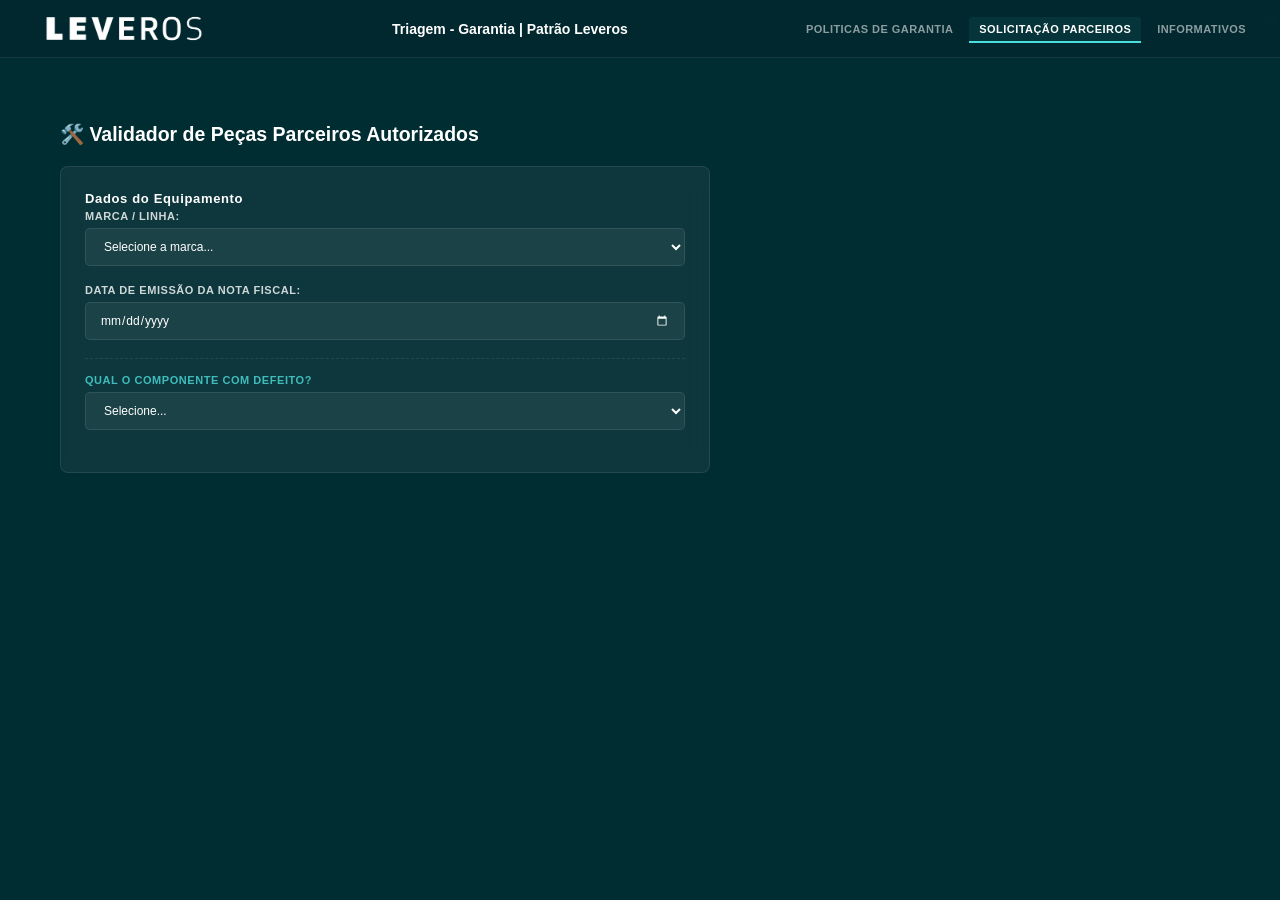
<file: index.html>
<!DOCTYPE html>
<html lang="pt-BR">
<head>
    <meta charset="UTF-8">
    <meta name="viewport" content="width=device-width, initial-scale=1.0">
    <title>Validador de Garantia - Parceiros</title>
    <meta name="view-transition" content="same-origin">
    <link rel="stylesheet" href="style.css">
</head>
<body>

    <header class="top-header">
        <div class="header-inner">
            
            <!-- Imagem do logo inserida aqui, antes do título -->
            <img src="LogoLeveros.png" alt="Logo Leveros" width="200">
            
            <h1> Triagem - Garantia | Patrão Leveros</h1>
            
            <nav>
                <ul>
                    <li><a href="politicas.html">Politicas de Garantia</a></li>
                    <li><a href="formPatrao.html" class="active">Solicitação Parceiros</a></li>
                    <li><a href="informativos.html">Informativos</a></li>
                </ul>
            </nav>
            <div class="hamburger" id="hamburger"><span></span><span></span><span></span></div>
        </div>
    </header>

    <div class="ticker-wrapper">
        <div class="ticker-content">
            <span class="ticker-item">🌟 Parceiros: Diagnóstico é de sua responsabilidade!</span>
            <span class="ticker-item">⚙️ Anexe fotos nítidas das etiquetas da Evaporadora e Condensadora.</span>
            <span class="ticker-item">⚡ Compressores exigem teste de continuidade e isolamento.</span>
            <span class="ticker-item">📋 Use o texto gerado aqui para abrir sua solicitação na Uappi/LVI.</span>
        </div>
    </div>

    <div class="container">
        <h2>🛠️ Validador de Peças <span>Parceiros Autorizados</span></h2>
        
        <div class="layout-wrapper">
            <div class="form-column">
                <div class="card-panel">
                    <span class="section-title">Dados do Equipamento</span>
                    
                    <div class="form-group">
                        <label for="marcaParceiro">Marca / Linha:</label>
                        <select id="marcaParceiro" onchange="avaliarMarcaParceiro()">
                            <option value="">Selecione a marca...</option>
                            <option value="AGRATTO">Agratto</option>
                            <option value="MIDEA_RAC">Midea-Carrier (RAC)</option>
                            <option value="MIDEA_CAC">Midea-Carrier (CAC)</option>
                            <option value="DAIKIN">Daikin</option>
                            <option value="ELGIN_RAC">Elgin (RAC)</option>
                            <option value="ELGIN_CAC">Elgin (CAC)</option>
                            <option value="FUJITSU">Fujitsu</option>
                            <option value="GREE">Gree</option>
                            <option value="LG_RAC">LG (RAC)</option>
                            <option value="LG_CAC">LG (CAC)</option>
                            <option value="PHILCO">Philco</option>
                            <option value="TCL">TCL</option>
                            <option value="TRANE">Trane</option>
                            <option value="HITACHI_RAC">Hitachi (RAC)</option>
                            <option value="HITACHI_CAC">Hitachi (CAC)</option>
                        </select>
                    </div>

                    <div class="form-group hidden" id="divTecnologiaParceiro">
                        <label for="tecnologiaParceiro">Tecnologia:</label>
                        <select id="tecnologiaParceiro" onchange="avaliarFluxoParceiro()">
                            <option value="">Selecione a tecnologia...</option>
                            <option value="ONOFF">Convencional (ON/OFF)</option>
                            <option value="INVERTER">Inverter</option>
                        </select>
                    </div>
                    
                    <div class="form-group">
                        <label for="dataNfParceiro">Data de Emissão da Nota Fiscal:</label>
                        <input type="date" id="dataNfParceiro" onchange="avaliarFluxoParceiro()">
                    </div>

                    <div class="form-group" style="margin-top: 15px; border-top: 1px dashed var(--glass-border); padding-top: 15px;">
                        <label for="tipoDefeito" style="color: var(--azul);">Qual o componente com defeito?</label>
                        <select id="tipoDefeito" onchange="avaliarDefeito()">
                            <option value="">Selecione...</option>
                            <option value="COMPRESSOR">Compressor</option>
                            <option value="PLACA">Placa Eletrônica (Principal/Inverter)</option>
                            <option value="MOTOR">Motor Ventilador / Turbina</option>
                            <option value="SERPENTINA">Vazamento na Serpentina (Evap/Cond)</option>
                            <option value="FALTA_PECA">Peça ou Acessório Faltante</option>
                            <option value="OUTROS">Outros Componentes (Sensores, Carenagem, etc)</option>
                        </select>
                    </div>

                    <div class="form-group hidden" id="divDataRecebimentoParceiro">
                        <label for="dataRecebimentoParceiro" style="color: var(--amarelo);">Data de Recebimento do Produto (Cliente):</label>
                        <input type="date" id="dataRecebimentoParceiro" onchange="avaliarFluxoParceiro()">
                    </div>
                </div>

                <div class="card-panel result-box hidden" id="resultadoParceiro" style="margin-bottom: 0;">
                    
                    <div id="statusGarantiaBoxParceiro" class="status-box hidden"></div>

                    <!-- Alertas Dinâmicos de Evidências -->
                    <div id="alertaCompressor" class="status-nok hidden" style="padding: 14px 18px; margin-bottom: 20px; border-radius: 8px; background-color: #fff3cd; color: #856404; border: 1px solid #ffeeba;">
                        <strong style="display:block; margin-bottom: 6px;">⚡ EXIGÊNCIA TÉCNICA: COMPRESSOR</strong>
                        Obrigatório informar no laudo o teste de isolamento (massa) e o valor ôhmico das bobinas. A fábrica poderá solicitar a devolução da peça defeituosa (Logística Reversa). Não descarte o compressor antigo.
                    </div>

                    <div id="alertaPlaca" class="status-nok hidden" style="padding: 14px 18px; margin-bottom: 20px; border-radius: 8px; background-color: #e2e3e5; color: #383d41; border: 1px solid #d6d8db;">
                        <strong style="display:block; margin-bottom: 6px;">🔌 EXIGÊNCIA TÉCNICA: PLACA</strong>
                        Em máquinas Inverter, certifique-se de que a falha não é no cabo de comunicação (Sinal PP). Informe no laudo a tensão medida na entrada da borneira e o código de erro apresentado no painel/LED.
                    </div>

                    <div id="alertaVazamento" class="status-nok hidden" style="padding: 14px 18px; margin-bottom: 20px; border-radius: 8px; background-color: #d1ecf1; color: #0c5460; border: 1px solid #bee5eb;">
                        <strong style="display:block; margin-bottom: 6px;">💧 EXIGÊNCIA TÉCNICA: VAZAMENTO</strong>
                        A fábrica não cobre vazamentos nas flanges de interligação. É obrigatório atestar no laudo que o equipamento foi pressurizado (Nitrogênio) e a bolha/vazamento encontra-se na serpentina original de fábrica.
                    </div>

                    <div class="checklist-parceiro" style="margin-top: 20px; background: #f9f9f9; padding: 15px; border-radius: 8px; border: 1px solid var(--glass-border);">
                        <h4 style="margin-bottom: 10px; color: var(--text-color);">📑 Check-list antes de abrir o chamado:</h4>
                        <label style="display: block; margin-bottom: 8px; font-size: 13px; cursor: pointer;">
                            <input type="checkbox" id="chkNf" onchange="gerarScriptParceiro()"> Tenho a cópia da NF de Compra do Equipamento
                        </label>
                        <label style="display: block; margin-bottom: 8px; font-size: 13px; cursor: pointer;">
                            <input type="checkbox" id="chkEtiquetas" onchange="gerarScriptParceiro()"> Tenho fotos nítidas das Etiquetas (Evap e Cond)
                        </label>
                        <label style="display: block; margin-bottom: 8px; font-size: 13px; cursor: pointer;">
                            <input type="checkbox" id="chkLaudo" onchange="gerarScriptParceiro()"> O Laudo Técnico detalhado está pronto
                        </label>
                    </div>

                    <div class="resumo-crm-container" style="margin-top: 25px; border-top: 1px solid var(--glass-border); padding-top: 20px;">
                        <h3>📝 Resumo para Solicitação (Uappi / LVI)</h3>
                        <p style="font-size: 13px; color: #666; margin-bottom: 10px;">Copie este escopo para anexar na sua solicitação de peça.</p>
                        
                        <textarea id="textoScriptParceiro" readonly rows="12" style="width: 100%; padding: 12px; border-radius: 8px; border: 1px solid #ccc; resize: vertical; background: #f9f9f9; color: #333; font-family: monospace; font-size: 13px; margin-bottom: 15px;"></textarea>
                        
                        <button id="btnCopiarParceiro" onclick="copiarScriptParceiro()" style="width: 100%; padding: 12px; background: #28a745; color: white; border: none; border-radius: 8px; font-weight: bold; cursor: pointer; transition: 0.3s;">
                            📋 Copiar para Área de Transferência
                        </button>
                    </div>
                </div>
            </div>
        </div>
    </div>

    <script>
        function avaliarMarcaParceiro() {
            const marca = document.getElementById("marcaParceiro").value;
            const divTec = document.getElementById("divTecnologiaParceiro");
            const tecInput = document.getElementById("tecnologiaParceiro");
            
            if (["MIDEA_RAC", "MIDEA_CAC", "PHILCO", "TCL"].includes(marca)) {
                divTec.classList.remove("hidden");
            } else {
                divTec.classList.add("hidden");
                tecInput.value = ""; 
            }
            avaliarFluxoParceiro();
        }

        function avaliarDefeito() {
            const defeito = document.getElementById("tipoDefeito").value;
            const divRec = document.getElementById("divDataRecebimentoParceiro");
            
            // Ocultar todos os alertas
            document.getElementById("alertaCompressor").classList.add("hidden");
            document.getElementById("alertaPlaca").classList.add("hidden");
            document.getElementById("alertaVazamento").classList.add("hidden");

            if (defeito === "FALTA_PECA") {
                divRec.classList.remove("hidden");
            } else {
                divRec.classList.add("hidden");
                document.getElementById("dataRecebimentoParceiro").value = "";
                
                if (defeito === "COMPRESSOR") document.getElementById("alertaCompressor").classList.remove("hidden");
                if (defeito === "PLACA") document.getElementById("alertaPlaca").classList.remove("hidden");
                if (defeito === "SERPENTINA") document.getElementById("alertaVazamento").classList.remove("hidden");
            }
            avaliarFluxoParceiro();
        }

        function calcularPrazoContratual(marca, tec, dataNF, tipoDefeito) {
            const data = new Date(dataNF + "T00:00:00");
            let mesesGeral = 0;
            let mesesCompressor = 0;
            let diasFalta = (marca === "LG_RAC" || marca === "LG_CAC") ? 30 : 15;

            switch(marca) {
                case "AGRATTO": mesesGeral = 12; mesesCompressor = 12; break;
                case "MIDEA_RAC":
                    mesesGeral = (tec === "INVERTER") ? 24 : 12;
                    mesesCompressor = (tec === "INVERTER") ? 120 : 12;
                    break;
                case "MIDEA_CAC":
                    mesesGeral = (tec === "INVERTER") ? 36 : 12;
                    mesesCompressor = (tec === "INVERTER") ? 36 : 12;
                    break;
                case "DAIKIN": mesesGeral = 24; mesesCompressor = 60; break;
                case "ELGIN_RAC":
                    mesesGeral = (data >= new Date("2023-01-01T00:00:00")) ? 36 : 12;
                    mesesCompressor = (data >= new Date("2023-01-01T00:00:00")) ? 120 : 12;
                    break;
                case "ELGIN_CAC":
                    mesesGeral = (data >= new Date("2022-01-01T00:00:00")) ? 36 : 12;
                    mesesCompressor = mesesGeral;
                    break;
                case "FUJITSU": mesesGeral = 24; mesesCompressor = 60; break;
                case "GREE":
                    mesesGeral = (data >= new Date("2022-08-15T00:00:00")) ? 60 : 12;
                    mesesCompressor = (data >= new Date("2022-08-15T00:00:00")) ? 120 : 12;
                    break;
                case "LG_RAC":
                    const aPartir2025 = (data >= new Date("2025-09-01T00:00:00"));
                    mesesGeral = aPartir2025 ? 24 : 12;
                    mesesCompressor = 120;
                    break;
                case "LG_CAC": mesesGeral = 12; mesesCompressor = 12; break;
                case "PHILCO":
                case "TCL":
                    mesesGeral = (tec === "INVERTER") ? 24 : 12;
                    mesesCompressor = (tec === "INVERTER") ? 120 : 12;
                    break;
                case "TRANE": mesesGeral = 36; mesesCompressor = 36; break;
                case "HITACHI_RAC": mesesGeral = 24; mesesCompressor = 144; break;
                case "HITACHI_CAC": mesesGeral = 12; mesesCompressor = 12; break;
            }

            // Se for defeito no compressor, aplica a regra do compressor
            if (tipoDefeito === "COMPRESSOR") {
                return { meses: mesesCompressor, tipo: "Compressor", diasFalta: 0 };
            }
            return { meses: mesesGeral, tipo: "Geral", diasFalta: diasFalta };
        }

        function avaliarFluxoParceiro() {
            const marca = document.getElementById("marcaParceiro").value;
            const tec = document.getElementById("tecnologiaParceiro").value;
            const dataNF = document.getElementById("dataNfParceiro").value;
            const defeito = document.getElementById("tipoDefeito").value;
            const dataRec = document.getElementById("dataRecebimentoParceiro").value;
            
            const resBox = document.getElementById("resultadoParceiro");
            const statBox = document.getElementById("statusGarantiaBoxParceiro");

            if (!marca || !dataNF || !defeito) { resBox.classList.add("hidden"); return; }
            if (["MIDEA_RAC", "MIDEA_CAC", "PHILCO", "TCL"].includes(marca) && !tec) { resBox.classList.add("hidden"); return; }
            if (defeito === "FALTA_PECA" && !dataRec) { resBox.classList.add("hidden"); return; }

            const hoje = new Date();
            hoje.setHours(0,0,0,0);
            
            const regra = calcularPrazoContratual(marca, tec, dataNF, defeito);
            let isValido = false;
            let strVencimento = "";
            let msgGarantia = "";

            if (defeito === "FALTA_PECA") {
                const dataInicialRec = new Date(dataRec + "T00:00:00");
                const dataVencimentoFalta = new Date(dataInicialRec.getTime());
                dataVencimentoFalta.setDate(dataVencimentoFalta.getDate() + regra.diasFalta);
                
                isValido = dataVencimentoFalta >= hoje;
                strVencimento = dataVencimentoFalta.toLocaleDateString('pt-BR');
                msgGarantia = `Regra Peça Faltante: ${regra.diasFalta} dias após recebimento`;
            } else {
                const dataInicialNF = new Date(dataNF + "T00:00:00");
                const dataVencimento = new Date(dataInicialNF.getTime());
                dataVencimento.setMonth(dataVencimento.getMonth() + regra.meses);
                
                isValido = dataVencimento >= hoje;
                strVencimento = dataVencimento.toLocaleDateString('pt-BR');
                msgGarantia = `Garantia Contratual (${regra.tipo}): ${regra.meses} meses`;
            }

            statBox.className = "status-box " + (isValido ? "status-ok" : "status-nok");
            statBox.innerHTML = `
                <div style="font-weight:bold; margin-bottom:12px; font-size: 13px;">
                    ${isValido ? '✅ DENTRO DO PRAZO (AUTORIZADO)' : '❌ FORA DO PRAZO (AUTORIZADO)'}
                </div>
                <div class="info-row"><span style="opacity:0.8">Regra Aplicada:</span> <strong>${msgGarantia}</strong></div>
                <div class="info-row"><span style="opacity:0.8">Data Limite:</span> <strong>${strVencimento}</strong></div>
            `;
            statBox.classList.remove("hidden");
            resBox.classList.remove("hidden");
            
            // Grava na div do statBox o status para puxar no script
            statBox.dataset.status = isValido ? "APROVADO (No Prazo)" : "REPROVADO (Fora do Prazo)";

            gerarScriptParceiro();
        }

        function gerarScriptParceiro() {
            const selMarca = document.getElementById("marcaParceiro");
            const selTec = document.getElementById("tecnologiaParceiro");
            const selDefeito = document.getElementById("tipoDefeito");
            const dataNF = document.getElementById("dataNfParceiro").value;
            const statBox = document.getElementById("statusGarantiaBoxParceiro");

            const formatarData = (dataStr) => {
                if (!dataStr) return '-';
                const partes = dataStr.split('-');
                return partes.length === 3 ? `${partes[2]}/${partes[1]}/${partes[0]}` : dataStr;
            };

            const chkNf = document.getElementById("chkNf").checked ? "[X]" : "[ ]";
            const chkEtiquetas = document.getElementById("chkEtiquetas").checked ? "[X]" : "[ ]";
            const chkLaudo = document.getElementById("chkLaudo").checked ? "[X]" : "[ ]";

            let script = `[SOLICITAÇÃO DE PEÇA EM GARANTIA - PARCEIRO]\n\n`;
            script += `Marca: ${selMarca.options[selMarca.selectedIndex]?.text || '-'}\n`;
            if (!document.getElementById("divTecnologiaParceiro").classList.contains("hidden")) {
                script += `Tecnologia: ${selTec.options[selTec.selectedIndex]?.text || '-'}\n`;
            }
            script += `Data Emissão NF: ${formatarData(dataNF)}\n`;
            script += `Componente: ${selDefeito.options[selDefeito.selectedIndex]?.text || '-'}\n`;
            
            if (selDefeito.value === "FALTA_PECA") {
                script += `Data Recebimento Produto: ${formatarData(document.getElementById("dataRecebimentoParceiro").value)}\n`;
            }

            script += `Validação de Prazo: ${statBox.dataset.status || '-'}\n\n`;
            
            script += `[CHECK-LIST DE ANEXOS]\n`;
            script += `${chkNf} NF de Compra do Equipamento\n`;
            script += `${chkEtiquetas} Fotos das Etiquetas (Evap/Cond)\n`;
            script += `${chkLaudo} Laudo Técnico Preenchido\n`;

            if (selDefeito.value === "COMPRESSOR") {
                script += `\n*Atenção Backoffice: Relatório de continuidade de bobinas e teste de massa incluso no laudo.*`;
            }

            document.getElementById("textoScriptParceiro").value = script;
        }

        function copiarScriptParceiro() {
            const textarea = document.getElementById("textoScriptParceiro");
            navigator.clipboard.writeText(textarea.value).then(() => {
                const btn = document.getElementById("btnCopiarParceiro");
                btn.textContent = "✅ Copiado com sucesso!";
                btn.style.backgroundColor = "#218838"; 
                
                setTimeout(() => {
                    btn.textContent = "📋 Copiar para Área de Transferência";
                    btn.style.backgroundColor = "#28a745"; 
                }, 3000);
            }).catch(err => {
                console.error('Erro ao copiar:', err);
                alert("Não foi possível copiar automaticamente. Selecione o texto e use Ctrl+C.");
            });
        }

         // ── Cole este bloco no <script> de cada página que usar o hambúrguer ──
        (function () {
            const hamburger = document.getElementById('hamburger');
            if (!hamburger) return;

            // Cria o menu mobile dinamicamente a partir dos itens do nav desktop
            const navLinks = document.querySelectorAll('nav ul li a');
            const mobileMenu = document.createElement('div');
            mobileMenu.className = 'mobile-menu';
            mobileMenu.id = 'mobileMenu';

            mobileMenu.style.position = 'fixed';
            mobileMenu.style.top = '60px'; // ajuste para a altura real do seu header
            mobileMenu.style.left = '0';
            mobileMenu.style.width = '100%';
            mobileMenu.style.zIndex = '999'; // menor que o header

            navLinks.forEach(link => {
                const a = document.createElement('a');
                a.href = link.href;
                a.textContent = link.textContent;
                if (link.classList.contains('active')) a.classList.add('active');
                a.addEventListener('click', () => mobileMenu.classList.remove('open'));
                mobileMenu.appendChild(a);
            });

            document.body.appendChild(mobileMenu);

            hamburger.addEventListener('click', () => {
                mobileMenu.classList.toggle('open');
            });

            // Fecha ao clicar fora
            document.addEventListener('click', (e) => {
                if (!hamburger.contains(e.target) && !mobileMenu.contains(e.target)) {
                    mobileMenu.classList.remove('open');
                }
            });
        })();
    </script>
</body>
</html>
</file>
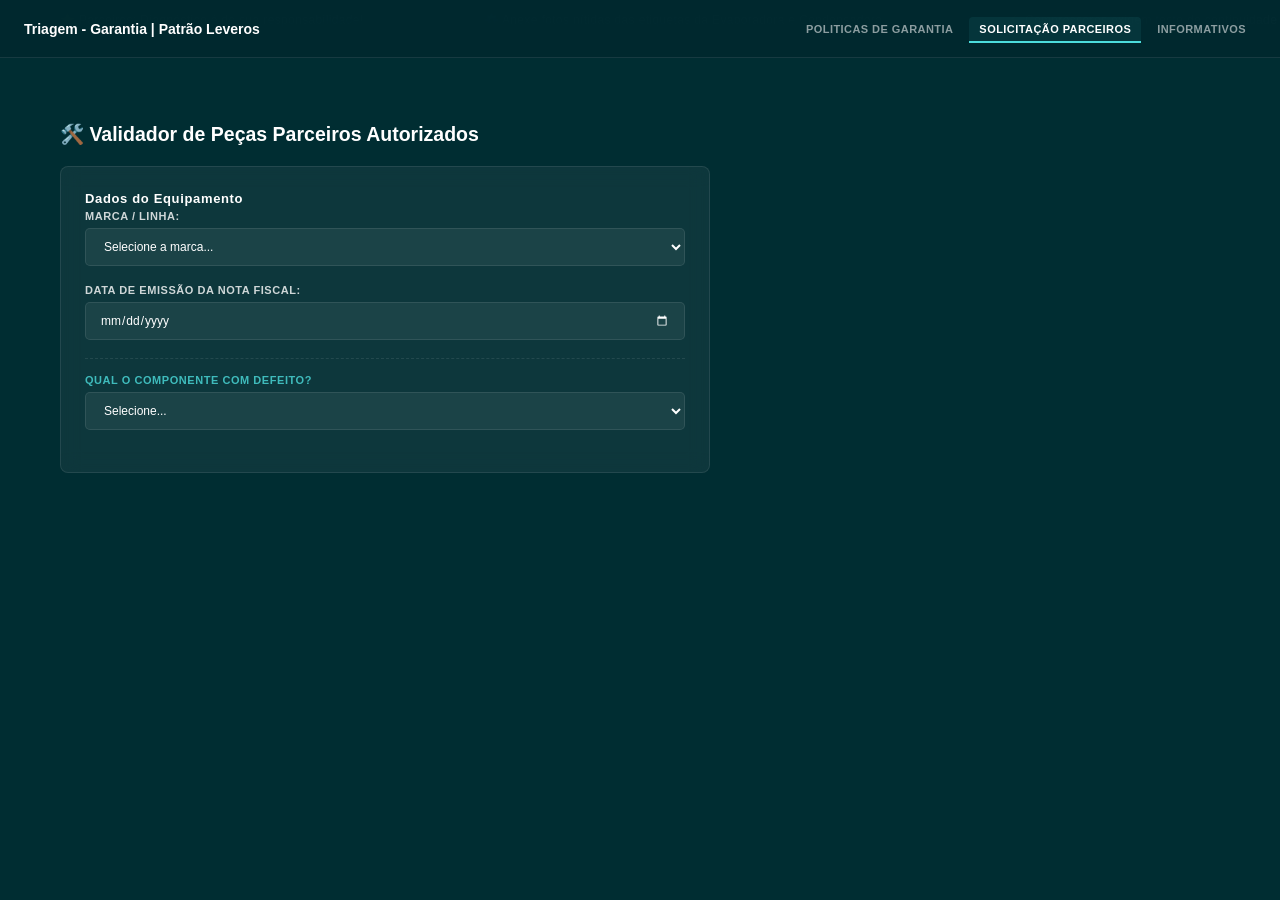
<file: formPatrao.html>
<!DOCTYPE html>
<html lang="pt-BR">
<head>
    <meta charset="UTF-8">
    <meta name="viewport" content="width=device-width, initial-scale=1.0">
    <title>Validador de Garantia - Parceiros</title>
    <meta name="view-transition" content="same-origin">
    <link rel="stylesheet" href="style.css">
    
</head>
<body>

    <header class="top-header">
        <div class="header-inner">
                <h1> Triagem - Garantia | Patrão Leveros</h1>
           <nav>
    <ul>
        <li><a href="politicas.html">Politicas de Garantia</a></li>
        <li><a href="formPatrao.html" class="active">Solicitação Parceiros</a></li>
        <li><a href="informativos.html">Informativos</a></li>
        </ul>
</nav>
            <div class="hamburger" id="hamburger"><span></span><span></span><span></span></div>
        </div>

    </header>

    <div class="ticker-wrapper">
            <div class="ticker-content">
                <span class="ticker-item">🌟 Parceiros: Diagnóstico é de sua responsabilidade!</span>
                <span class="ticker-item">⚙️ Anexe fotos nítidas das etiquetas da Evaporadora e Condensadora.</span>
                <span class="ticker-item">⚡ Compressores exigem teste de continuidade e isolamento.</span>
                <span class="ticker-item">📋 Use o texto gerado aqui para abrir sua solicitação na Uappi/LVI.</span>
            </div>
        </div>

    <div class="container">
        <h2>🛠️ Validador de Peças <span>Parceiros Autorizados</span></h2>
        
        <div class="layout-wrapper">
            <div class="form-column">
                <div class="card-panel">
                    <span class="section-title">Dados do Equipamento</span>
                    
                    <div class="form-group">
                        <label for="marcaParceiro">Marca / Linha:</label>
                        <select id="marcaParceiro" onchange="avaliarMarcaParceiro()">
                            <option value="">Selecione a marca...</option>
                            <option value="AGRATTO">Agratto</option>
                            <option value="MIDEA_RAC">Midea-Carrier (RAC)</option>
                            <option value="MIDEA_CAC">Midea-Carrier (CAC)</option>
                            <option value="DAIKIN">Daikin</option>
                            <option value="ELGIN_RAC">Elgin (RAC)</option>
                            <option value="ELGIN_CAC">Elgin (CAC)</option>
                            <option value="FUJITSU">Fujitsu</option>
                            <option value="GREE">Gree</option>
                            <option value="LG_RAC">LG (RAC)</option>
                            <option value="LG_CAC">LG (CAC)</option>
                            <option value="PHILCO">Philco</option>
                            <option value="TCL">TCL</option>
                            <option value="TRANE">Trane</option>
                            <option value="HITACHI_RAC">Hitachi (RAC)</option>
                            <option value="HITACHI_CAC">Hitachi (CAC)</option>
                        </select>
                    </div>

                    <div class="form-group hidden" id="divTecnologiaParceiro">
                        <label for="tecnologiaParceiro">Tecnologia:</label>
                        <select id="tecnologiaParceiro" onchange="avaliarFluxoParceiro()">
                            <option value="">Selecione a tecnologia...</option>
                            <option value="ONOFF">Convencional (ON/OFF)</option>
                            <option value="INVERTER">Inverter</option>
                        </select>
                    </div>
                    
                    <div class="form-group">
                        <label for="dataNfParceiro">Data de Emissão da Nota Fiscal:</label>
                        <input type="date" id="dataNfParceiro" onchange="avaliarFluxoParceiro()">
                    </div>

                    <div class="form-group" style="margin-top: 15px; border-top: 1px dashed var(--glass-border); padding-top: 15px;">
                        <label for="tipoDefeito" style="color: var(--azul);">Qual o componente com defeito?</label>
                        <select id="tipoDefeito" onchange="avaliarDefeito()">
                            <option value="">Selecione...</option>
                            <option value="COMPRESSOR">Compressor</option>
                            <option value="PLACA">Placa Eletrônica (Principal/Inverter)</option>
                            <option value="MOTOR">Motor Ventilador / Turbina</option>
                            <option value="SERPENTINA">Vazamento na Serpentina (Evap/Cond)</option>
                            <option value="FALTA_PECA">Peça ou Acessório Faltante</option>
                            <option value="OUTROS">Outros Componentes (Sensores, Carenagem, etc)</option>
                        </select>
                    </div>

                    <div class="form-group hidden" id="divDataRecebimentoParceiro">
                        <label for="dataRecebimentoParceiro" style="color: var(--amarelo);">Data de Recebimento do Produto (Cliente):</label>
                        <input type="date" id="dataRecebimentoParceiro" onchange="avaliarFluxoParceiro()">
                    </div>
                </div>

                <div class="card-panel result-box hidden" id="resultadoParceiro" style="margin-bottom: 0;">
                    
                    <div id="statusGarantiaBoxParceiro" class="status-box hidden"></div>

                    <!-- Alertas Dinâmicos de Evidências -->
                    <div id="alertaCompressor" class="status-nok hidden" style="padding: 14px 18px; margin-bottom: 20px; border-radius: 8px; background-color: #fff3cd; color: #856404; border: 1px solid #ffeeba;">
                        <strong style="display:block; margin-bottom: 6px;">⚡ EXIGÊNCIA TÉCNICA: COMPRESSOR</strong>
                        Obrigatório informar no laudo o teste de isolamento (massa) e o valor ôhmico das bobinas. A fábrica poderá solicitar a devolução da peça defeituosa (Logística Reversa). Não descarte o compressor antigo.
                    </div>

                    <div id="alertaPlaca" class="status-nok hidden" style="padding: 14px 18px; margin-bottom: 20px; border-radius: 8px; background-color: #e2e3e5; color: #383d41; border: 1px solid #d6d8db;">
                        <strong style="display:block; margin-bottom: 6px;">🔌 EXIGÊNCIA TÉCNICA: PLACA</strong>
                        Em máquinas Inverter, certifique-se de que a falha não é no cabo de comunicação (Sinal PP). Informe no laudo a tensão medida na entrada da borneira e o código de erro apresentado no painel/LED.
                    </div>

                    <div id="alertaVazamento" class="status-nok hidden" style="padding: 14px 18px; margin-bottom: 20px; border-radius: 8px; background-color: #d1ecf1; color: #0c5460; border: 1px solid #bee5eb;">
                        <strong style="display:block; margin-bottom: 6px;">💧 EXIGÊNCIA TÉCNICA: VAZAMENTO</strong>
                        A fábrica não cobre vazamentos nas flanges de interligação. É obrigatório atestar no laudo que o equipamento foi pressurizado (Nitrogênio) e a bolha/vazamento encontra-se na serpentina original de fábrica.
                    </div>

                    <div class="checklist-parceiro" style="margin-top: 20px; background: #f9f9f9; padding: 15px; border-radius: 8px; border: 1px solid var(--glass-border);">
                        <h4 style="margin-bottom: 10px; color: var(--text-color);">📑 Check-list antes de abrir o chamado:</h4>
                        <label style="display: block; margin-bottom: 8px; font-size: 13px; cursor: pointer;">
                            <input type="checkbox" id="chkNf" onchange="gerarScriptParceiro()"> Tenho a cópia da NF de Compra do Equipamento
                        </label>
                        <label style="display: block; margin-bottom: 8px; font-size: 13px; cursor: pointer;">
                            <input type="checkbox" id="chkEtiquetas" onchange="gerarScriptParceiro()"> Tenho fotos nítidas das Etiquetas (Evap e Cond)
                        </label>
                        <label style="display: block; margin-bottom: 8px; font-size: 13px; cursor: pointer;">
                            <input type="checkbox" id="chkLaudo" onchange="gerarScriptParceiro()"> O Laudo Técnico detalhado está pronto
                        </label>
                    </div>

                    <div class="resumo-crm-container" style="margin-top: 25px; border-top: 1px solid var(--glass-border); padding-top: 20px;">
                        <h3>📝 Resumo para Solicitação (Uappi / LVI)</h3>
                        <p style="font-size: 13px; color: #666; margin-bottom: 10px;">Copie este escopo para anexar na sua solicitação de peça.</p>
                        
                        <textarea id="textoScriptParceiro" readonly rows="12" style="width: 100%; padding: 12px; border-radius: 8px; border: 1px solid #ccc; resize: vertical; background: #f9f9f9; color: #333; font-family: monospace; font-size: 13px; margin-bottom: 15px;"></textarea>
                        
                        <button id="btnCopiarParceiro" onclick="copiarScriptParceiro()" style="width: 100%; padding: 12px; background: #28a745; color: white; border: none; border-radius: 8px; font-weight: bold; cursor: pointer; transition: 0.3s;">
                            📋 Copiar para Área de Transferência
                        </button>
                    </div>
                </div>
            </div>
        </div>
    </div>

    <script>
        function avaliarMarcaParceiro() {
            const marca = document.getElementById("marcaParceiro").value;
            const divTec = document.getElementById("divTecnologiaParceiro");
            const tecInput = document.getElementById("tecnologiaParceiro");
            
            if (["MIDEA_RAC", "MIDEA_CAC", "PHILCO", "TCL"].includes(marca)) {
                divTec.classList.remove("hidden");
            } else {
                divTec.classList.add("hidden");
                tecInput.value = ""; 
            }
            avaliarFluxoParceiro();
        }

        function avaliarDefeito() {
            const defeito = document.getElementById("tipoDefeito").value;
            const divRec = document.getElementById("divDataRecebimentoParceiro");
            
            // Ocultar todos os alertas
            document.getElementById("alertaCompressor").classList.add("hidden");
            document.getElementById("alertaPlaca").classList.add("hidden");
            document.getElementById("alertaVazamento").classList.add("hidden");

            if (defeito === "FALTA_PECA") {
                divRec.classList.remove("hidden");
            } else {
                divRec.classList.add("hidden");
                document.getElementById("dataRecebimentoParceiro").value = "";
                
                if (defeito === "COMPRESSOR") document.getElementById("alertaCompressor").classList.remove("hidden");
                if (defeito === "PLACA") document.getElementById("alertaPlaca").classList.remove("hidden");
                if (defeito === "SERPENTINA") document.getElementById("alertaVazamento").classList.remove("hidden");
            }
            avaliarFluxoParceiro();
        }

        function calcularPrazoContratual(marca, tec, dataNF, tipoDefeito) {
            const data = new Date(dataNF + "T00:00:00");
            let mesesGeral = 0;
            let mesesCompressor = 0;
            let diasFalta = (marca === "LG_RAC" || marca === "LG_CAC") ? 30 : 15;

            switch(marca) {
                case "AGRATTO": mesesGeral = 12; mesesCompressor = 12; break;
                case "MIDEA_RAC":
                    mesesGeral = (tec === "INVERTER") ? 24 : 12;
                    mesesCompressor = (tec === "INVERTER") ? 120 : 12;
                    break;
                case "MIDEA_CAC":
                    mesesGeral = (tec === "INVERTER") ? 36 : 12;
                    mesesCompressor = (tec === "INVERTER") ? 36 : 12;
                    break;
                case "DAIKIN": mesesGeral = 24; mesesCompressor = 60; break;
                case "ELGIN_RAC":
                    mesesGeral = (data >= new Date("2023-01-01T00:00:00")) ? 36 : 12;
                    mesesCompressor = (data >= new Date("2023-01-01T00:00:00")) ? 120 : 12;
                    break;
                case "ELGIN_CAC":
                    mesesGeral = (data >= new Date("2022-01-01T00:00:00")) ? 36 : 12;
                    mesesCompressor = mesesGeral;
                    break;
                case "FUJITSU": mesesGeral = 24; mesesCompressor = 60; break;
                case "GREE":
                    mesesGeral = (data >= new Date("2022-08-15T00:00:00")) ? 60 : 12;
                    mesesCompressor = (data >= new Date("2022-08-15T00:00:00")) ? 120 : 12;
                    break;
                case "LG_RAC":
                    const aPartir2025 = (data >= new Date("2025-09-01T00:00:00"));
                    mesesGeral = aPartir2025 ? 24 : 12;
                    mesesCompressor = 120;
                    break;
                case "LG_CAC": mesesGeral = 12; mesesCompressor = 12; break;
                case "PHILCO":
                case "TCL":
                    mesesGeral = (tec === "INVERTER") ? 24 : 12;
                    mesesCompressor = (tec === "INVERTER") ? 120 : 12;
                    break;
                case "TRANE": mesesGeral = 36; mesesCompressor = 36; break;
                case "HITACHI_RAC": mesesGeral = 24; mesesCompressor = 144; break;
                case "HITACHI_CAC": mesesGeral = 12; mesesCompressor = 12; break;
            }

            // Se for defeito no compressor, aplica a regra do compressor
            if (tipoDefeito === "COMPRESSOR") {
                return { meses: mesesCompressor, tipo: "Compressor", diasFalta: 0 };
            }
            return { meses: mesesGeral, tipo: "Geral", diasFalta: diasFalta };
        }

        function avaliarFluxoParceiro() {
            const marca = document.getElementById("marcaParceiro").value;
            const tec = document.getElementById("tecnologiaParceiro").value;
            const dataNF = document.getElementById("dataNfParceiro").value;
            const defeito = document.getElementById("tipoDefeito").value;
            const dataRec = document.getElementById("dataRecebimentoParceiro").value;
            
            const resBox = document.getElementById("resultadoParceiro");
            const statBox = document.getElementById("statusGarantiaBoxParceiro");

            if (!marca || !dataNF || !defeito) { resBox.classList.add("hidden"); return; }
            if (["MIDEA_RAC", "MIDEA_CAC", "PHILCO", "TCL"].includes(marca) && !tec) { resBox.classList.add("hidden"); return; }
            if (defeito === "FALTA_PECA" && !dataRec) { resBox.classList.add("hidden"); return; }

            const hoje = new Date();
            hoje.setHours(0,0,0,0);
            
            const regra = calcularPrazoContratual(marca, tec, dataNF, defeito);
            let isValido = false;
            let strVencimento = "";
            let msgGarantia = "";

            if (defeito === "FALTA_PECA") {
                const dataInicialRec = new Date(dataRec + "T00:00:00");
                const dataVencimentoFalta = new Date(dataInicialRec.getTime());
                dataVencimentoFalta.setDate(dataVencimentoFalta.getDate() + regra.diasFalta);
                
                isValido = dataVencimentoFalta >= hoje;
                strVencimento = dataVencimentoFalta.toLocaleDateString('pt-BR');
                msgGarantia = `Regra Peça Faltante: ${regra.diasFalta} dias após recebimento`;
            } else {
                const dataInicialNF = new Date(dataNF + "T00:00:00");
                const dataVencimento = new Date(dataInicialNF.getTime());
                dataVencimento.setMonth(dataVencimento.getMonth() + regra.meses);
                
                isValido = dataVencimento >= hoje;
                strVencimento = dataVencimento.toLocaleDateString('pt-BR');
                msgGarantia = `Garantia Contratual (${regra.tipo}): ${regra.meses} meses`;
            }

            statBox.className = "status-box " + (isValido ? "status-ok" : "status-nok");
            statBox.innerHTML = `
                <div style="font-weight:bold; margin-bottom:12px; font-size: 13px;">
                    ${isValido ? '✅ DENTRO DO PRAZO (AUTORIZADO)' : '❌ FORA DO PRAZO (AUTORIZADO)'}
                </div>
                <div class="info-row"><span style="opacity:0.8">Regra Aplicada:</span> <strong>${msgGarantia}</strong></div>
                <div class="info-row"><span style="opacity:0.8">Data Limite:</span> <strong>${strVencimento}</strong></div>
            `;
            statBox.classList.remove("hidden");
            resBox.classList.remove("hidden");
            
            // Grava na div do statBox o status para puxar no script
            statBox.dataset.status = isValido ? "APROVADO (No Prazo)" : "REPROVADO (Fora do Prazo)";

            gerarScriptParceiro();
        }

        function gerarScriptParceiro() {
            const selMarca = document.getElementById("marcaParceiro");
            const selTec = document.getElementById("tecnologiaParceiro");
            const selDefeito = document.getElementById("tipoDefeito");
            const dataNF = document.getElementById("dataNfParceiro").value;
            const statBox = document.getElementById("statusGarantiaBoxParceiro");

            const formatarData = (dataStr) => {
                if (!dataStr) return '-';
                const partes = dataStr.split('-');
                return partes.length === 3 ? `${partes[2]}/${partes[1]}/${partes[0]}` : dataStr;
            };

            const chkNf = document.getElementById("chkNf").checked ? "[X]" : "[ ]";
            const chkEtiquetas = document.getElementById("chkEtiquetas").checked ? "[X]" : "[ ]";
            const chkLaudo = document.getElementById("chkLaudo").checked ? "[X]" : "[ ]";

            let script = `[SOLICITAÇÃO DE PEÇA EM GARANTIA - PARCEIRO]\n\n`;
            script += `Marca: ${selMarca.options[selMarca.selectedIndex]?.text || '-'}\n`;
            if (!document.getElementById("divTecnologiaParceiro").classList.contains("hidden")) {
                script += `Tecnologia: ${selTec.options[selTec.selectedIndex]?.text || '-'}\n`;
            }
            script += `Data Emissão NF: ${formatarData(dataNF)}\n`;
            script += `Componente: ${selDefeito.options[selDefeito.selectedIndex]?.text || '-'}\n`;
            
            if (selDefeito.value === "FALTA_PECA") {
                script += `Data Recebimento Produto: ${formatarData(document.getElementById("dataRecebimentoParceiro").value)}\n`;
            }

            script += `Validação de Prazo: ${statBox.dataset.status || '-'}\n\n`;
            
            script += `[CHECK-LIST DE ANEXOS]\n`;
            script += `${chkNf} NF de Compra do Equipamento\n`;
            script += `${chkEtiquetas} Fotos das Etiquetas (Evap/Cond)\n`;
            script += `${chkLaudo} Laudo Técnico Preenchido\n`;

            if (selDefeito.value === "COMPRESSOR") {
                script += `\n*Atenção Backoffice: Relatório de continuidade de bobinas e teste de massa incluso no laudo.*`;
            }

            document.getElementById("textoScriptParceiro").value = script;
        }

        function copiarScriptParceiro() {
            const textarea = document.getElementById("textoScriptParceiro");
            navigator.clipboard.writeText(textarea.value).then(() => {
                const btn = document.getElementById("btnCopiarParceiro");
                btn.textContent = "✅ Copiado com sucesso!";
                btn.style.backgroundColor = "#218838"; 
                
                setTimeout(() => {
                    btn.textContent = "📋 Copiar para Área de Transferência";
                    btn.style.backgroundColor = "#28a745"; 
                }, 3000);
            }).catch(err => {
                console.error('Erro ao copiar:', err);
                alert("Não foi possível copiar automaticamente. Selecione o texto e use Ctrl+C.");
            });
        }

                        // ── Cole este bloco no <script> de cada página que usar o hambúrguer ──
                (function () {
                const hamburger = document.getElementById('hamburger');
                if (!hamburger) return;

                // Cria o menu mobile dinamicamente a partir dos itens do nav desktop
                const navLinks = document.querySelectorAll('nav ul li a');
                const mobileMenu = document.createElement('div');
                mobileMenu.className = 'mobile-menu';
                mobileMenu.id = 'mobileMenu';

                // Adicione estas linhas logo após:
                mobileMenu.style.position = 'fixed';
                mobileMenu.style.top = '0';
                mobileMenu.style.left = '0';
                mobileMenu.style.width = '100%';
                mobileMenu.style.zIndex = '9999';

                navLinks.forEach(link => {
                    const a = document.createElement('a');
                    a.href = link.href;
                    a.textContent = link.textContent;
                    if (link.classList.contains('active')) a.classList.add('active');
                    a.addEventListener('click', () => mobileMenu.classList.remove('open'));
                    mobileMenu.appendChild(a);
                });

                document.body.appendChild(mobileMenu);

                hamburger.addEventListener('click', () => {
                    mobileMenu.classList.toggle('open');
                });

                // Fecha ao clicar fora
                document.addEventListener('click', (e) => {
                    if (!hamburger.contains(e.target) && !mobileMenu.contains(e.target)) {
                    mobileMenu.classList.remove('open');
                    }
                });


                })();
    </script>
</body>
</html>
</file>
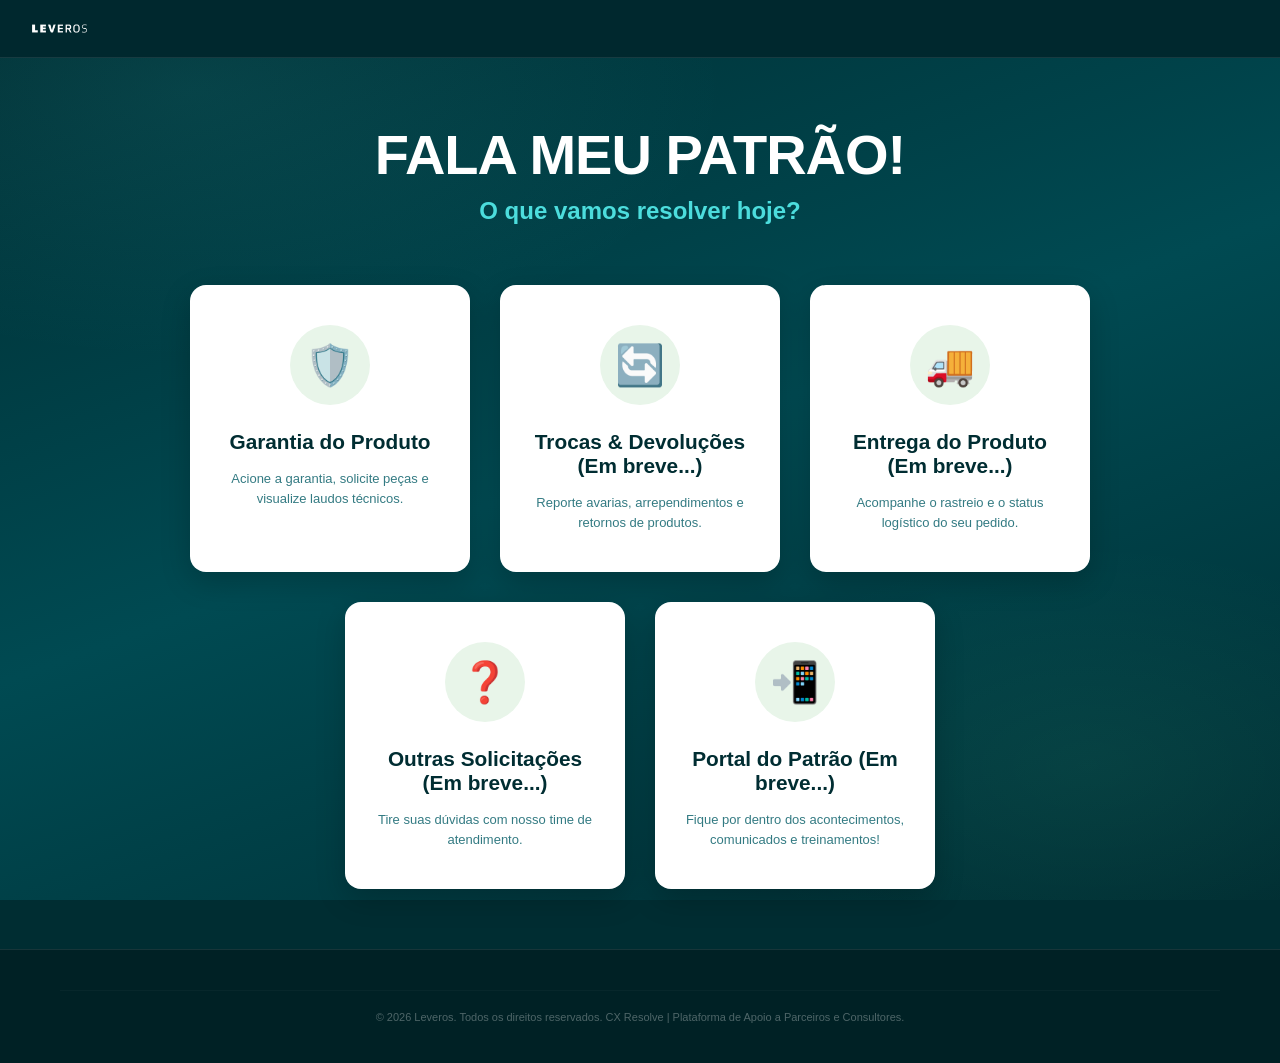
<file: hub.html>
<!DOCTYPE html>
<html lang="pt-BR">
<head>
    <meta charset="UTF-8">
    <meta name="viewport" content="width=device-width, initial-scale=1.0">
    <link rel="icon" type="image" href="LogoLeveros.png">
    <title>Hub do Patrão - Leveros</title>
    <meta name="view-transition" content="same-origin">    
    <link rel="stylesheet" href="style.css">
    
    <!-- Estilos exclusivos do Hub (integrados com as variáveis do seu style.css) -->
    <style>
        .hub-wrapper {
            text-align: center;
            padding-top: 40px; /* Dá um respiro abaixo do header */
        }

        .greeting-title {
            font-size: clamp(32px, 5vw, 56px);
            font-weight: 900;
            color: white; 
            margin-bottom: 10px;
            letter-spacing: -1px;
            animation: fadeUp 0.6s ease both;
        }

        .greeting-subtitle {
            font-size: clamp(16px, 2.5vw, 24px);
            font-weight: 700;
            color: var(--azul);
            margin-bottom: 60px;
            opacity: 0.9;
            animation: fadeUp 0.6s ease both 0.2s;
        }

        /* Grade dos Cartões */
        .cards-grid {
            display: flex;
            justify-content: center;
            gap: 30px;
            flex-wrap: wrap;
            animation: fadeUp 0.8s ease both 0.4s;
        }

        /* Estilo dos Cartões - Fundo Branco para destacar no fundo escuro */
        .hub-card {
            background: #ffffff;
            border: none;
            border-radius: 16px;
            width: 280px;
            padding: 40px 24px;
            text-decoration: none;
            box-shadow: 0 10px 30px rgba(0, 0, 0, 0.2);
            transition: all 0.3s ease;
            display: flex;
            flex-direction: column;
            align-items: center;
            gap: 15px;
            position: relative;
            overflow: hidden;
        }

        /* Barra amarela superior no hover */
        .hub-card::before {
            content: "";
            position: absolute;
            top: 0;
            left: 0;
            width: 100%;
            height: 6px;
            background: var(--amarelo);
            transform: scaleX(0);
            transition: transform 0.3s ease;
            transform-origin: left;
        }

        .hub-card:hover {
            transform: translateY(-10px);
            box-shadow: 0 15px 40px rgba(0, 0, 0, 0.4);
        }

        .hub-card:hover::before {
            transform: scaleX(1);
        }

        /* Ícones */
        .icon-wrapper {
            display: flex;
            align-items: center;
            justify-content: center;
            width: 80px;
            height: 80px;
            background-color: #E8F5E9; /* Verde bem clarinho de fundo */
            border-radius: 50%;
            margin-bottom: 10px;
            transition: transform 0.3s ease, background-color 0.3s ease, box-shadow 0.3s ease;
        }

        .hub-icon {
            font-size: 2.5rem;
        }

        .hub-card:hover .icon-wrapper {
            background-color: var(--verde3);
            transform: scale(1.1);
            box-shadow: 0 0 15px rgba(111, 255, 175, 0.5);
        }

        /* Textos dentro do Cartão (Precisam ser escuros para aparecer no fundo branco) */
        .hub-title {
            font-size: 1.3rem;
            font-weight: 800;
            color: var(--verde1);
            text-align: center;
        }

        .hub-desc {
            font-size: 13px;
            color: var(--verde2);
            margin: 0;
            line-height: 1.5;
            text-align: center;
            opacity: 0.8;
        }


         /* =========================================
               CORREÇÃO DA LOGO MOBILE
        ========================================= */
            .header-logo {
                object-fit: contain; /* Impede que a imagem seja achatada */
            }
            
            @media (max-width: 768px) {
                .header-inner img.header-logo {
                    width: 140px !important; /* Mantém a largura que você configurou */
                    height: auto !important; /* Libera a altura para acompanhar a proporção da largura */
                }
            }
        
    </style>
</head>

<body>
    <!-- Camada de fundo do seu CSS -->
    <div class="bg-layer"></div>

    <header class="top-header">
         <div class="header-inner">
            <div class="logo-area">
                <img src="LogoLeveros.png" class="header-logo" alt="Leveros">
            </div>
            
        </div>
    </header>

    <!-- Usando o seu .container nativo para respeitar margens e paddings -->
    <main class="container">
        <div class="hub-wrapper">
            
            <!-- Texto Animado -->
            <h1 class="greeting-title">FALA MEU PATRÃO!</h1>
            <p class="greeting-subtitle">O que vamos resolver hoje?</p>

            <!-- Grade de Opções (Cards) -->
            <div class="cards-grid">
                
                <!-- Card 1: Garantia -->
                <a href="formPatrao.html" class="hub-card">
                    <div class="icon-wrapper">
                        <div class="hub-icon">🛡️</div>
                    </div>
                    <div class="hub-title">Garantia do Produto</div>
                    <p class="hub-desc">Acione a garantia, solicite peças e visualize laudos técnicos.</p>
                </a>

                <!-- Card 2: Trocas & Devoluções -->
                <a href="trocas.html" class="hub-card">
                    <div class="icon-wrapper">
                        <div class="hub-icon">🔄</div>
                    </div>
                    <div class="hub-title">Trocas & Devoluções <br> (Em breve...)</div>
                    <p class="hub-desc">Reporte avarias, arrependimentos e retornos de produtos.</p>
                </a>

                <!-- Card 3: Entregas -->
                <a href="entregas.html" class="hub-card">
                    <div class="icon-wrapper">
                        <div class="hub-icon">🚚</div>
                    </div>
                    <div class="hub-title">Entrega do Produto (Em breve...)</div>
                    <p class="hub-desc">Acompanhe o rastreio e o status logístico do seu pedido.</p>
                </a>

                <!-- Card 4: Outros Assuntos -->
                <a href="atendimento.html" class="hub-card">
                    <div class="icon-wrapper">
                        <div class="hub-icon">❓</div>
                    </div>
                    <div class="hub-title">Outras Solicitações (Em breve...)</div>
                    <p class="hub-desc">Tire suas dúvidas com nosso time de atendimento.</p>
                </a>


                <!-- Card 5: Portal Parceiro -->
                <a href="atendimento.html" class="hub-card">
                    <div class="icon-wrapper">
                        <div class="hub-icon">📲</div>
                    </div>
                    <div class="hub-title">Portal do Patrão (Em breve...)</div>
                    <p class="hub-desc">Fique por dentro dos acontecimentos, comunicados e treinamentos!</p>
                </a>

            </div>
        </div>
    </main>

    <!-- Usando a estrutura nativa de rodapé do seu CSS -->
    <footer>
        <div class="footer-bottom">
            <p>&copy; 2026 Leveros. Todos os direitos reservados. CX Resolve | Plataforma de Apoio a Parceiros e Consultores.</p>
        </div>
    </footer>

    <script>
        // ── Script do Menu Hambúrguer Nativo ──
        (function () {
            const hamburger = document.getElementById('hamburger');
            if (!hamburger) return;

            const navLinks = document.querySelectorAll('nav ul li a');
            
            // Cria o menu baseado na sua classe .mobile-menu do style.css
            const mobileMenu = document.createElement('div');
            mobileMenu.className = 'mobile-menu';
            mobileMenu.id = 'mobileMenu';

            navLinks.forEach(link => {
                const a = document.createElement('a');
                a.href = link.href;
                a.textContent = link.textContent;
                if (link.classList.contains('active')) a.classList.add('active');
                a.addEventListener('click', () => mobileMenu.classList.remove('open'));
                mobileMenu.appendChild(a);
            });

            document.body.appendChild(mobileMenu);

            hamburger.addEventListener('click', (e) => {
                e.stopPropagation();
                mobileMenu.classList.toggle('open');
            });

            document.addEventListener('click', (e) => {
                if (!hamburger.contains(e.target) && !mobileMenu.contains(e.target)) {
                    mobileMenu.classList.remove('open');
                }
            });
        })();
    </script>
</body>
</html>
</file>
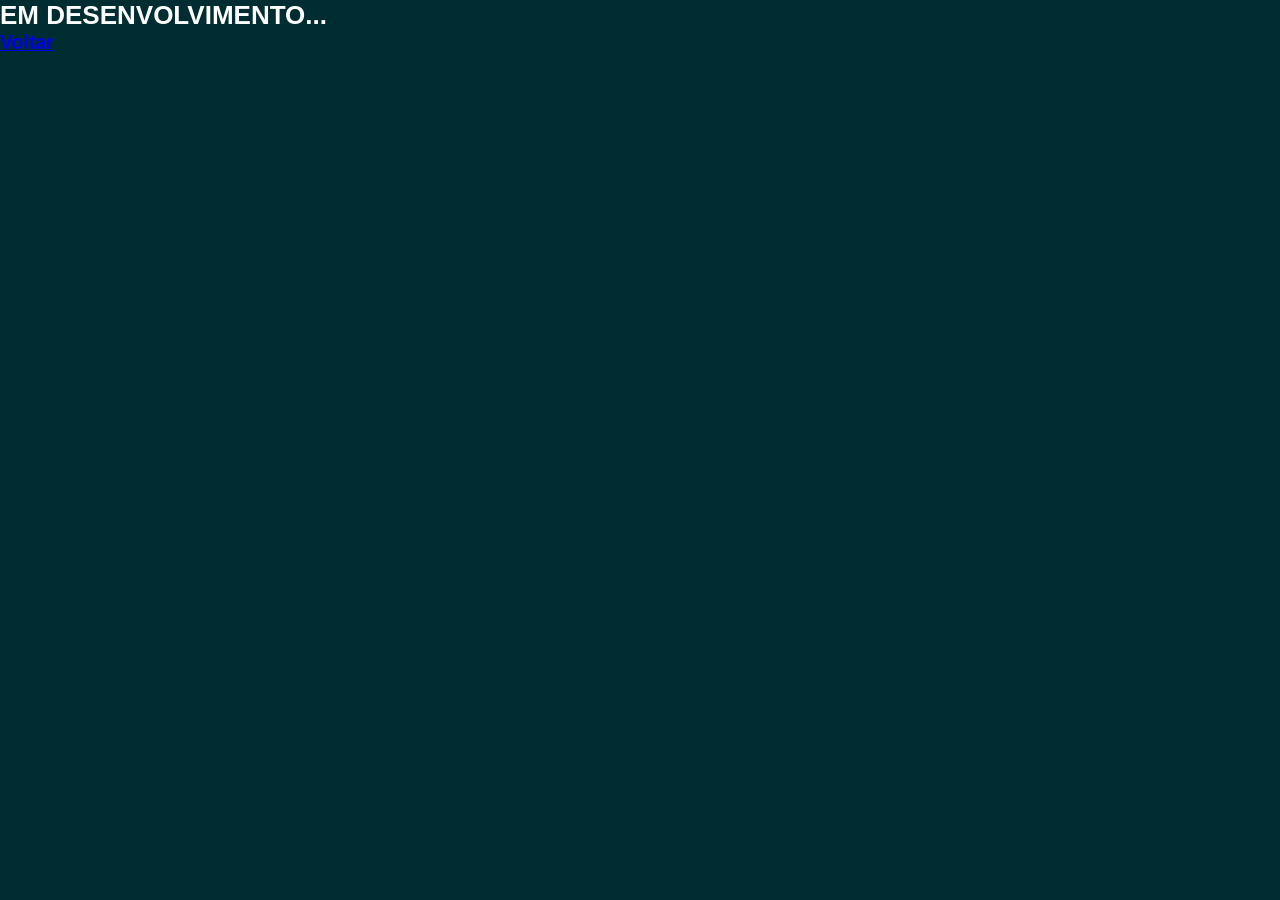
<file: informativos.html>
<!DOCTYPE html>
<html lang="en">
<head>
    <meta charset="UTF-8">
    <meta name="viewport" content="width=device-width, initial-scale=1.0">
    <title>Informativos Patrão</title>
        <link rel="stylesheet" href="style.css">
        
</head>
<body>
    <body>
    <h1>EM DESENVOLVIMENTO...</h1>
    
    <h2 style="color: aqua;"><a href="formPatrao.html">Voltar</a></h2> 


</body>
</html>
</body>
</html>
</file>
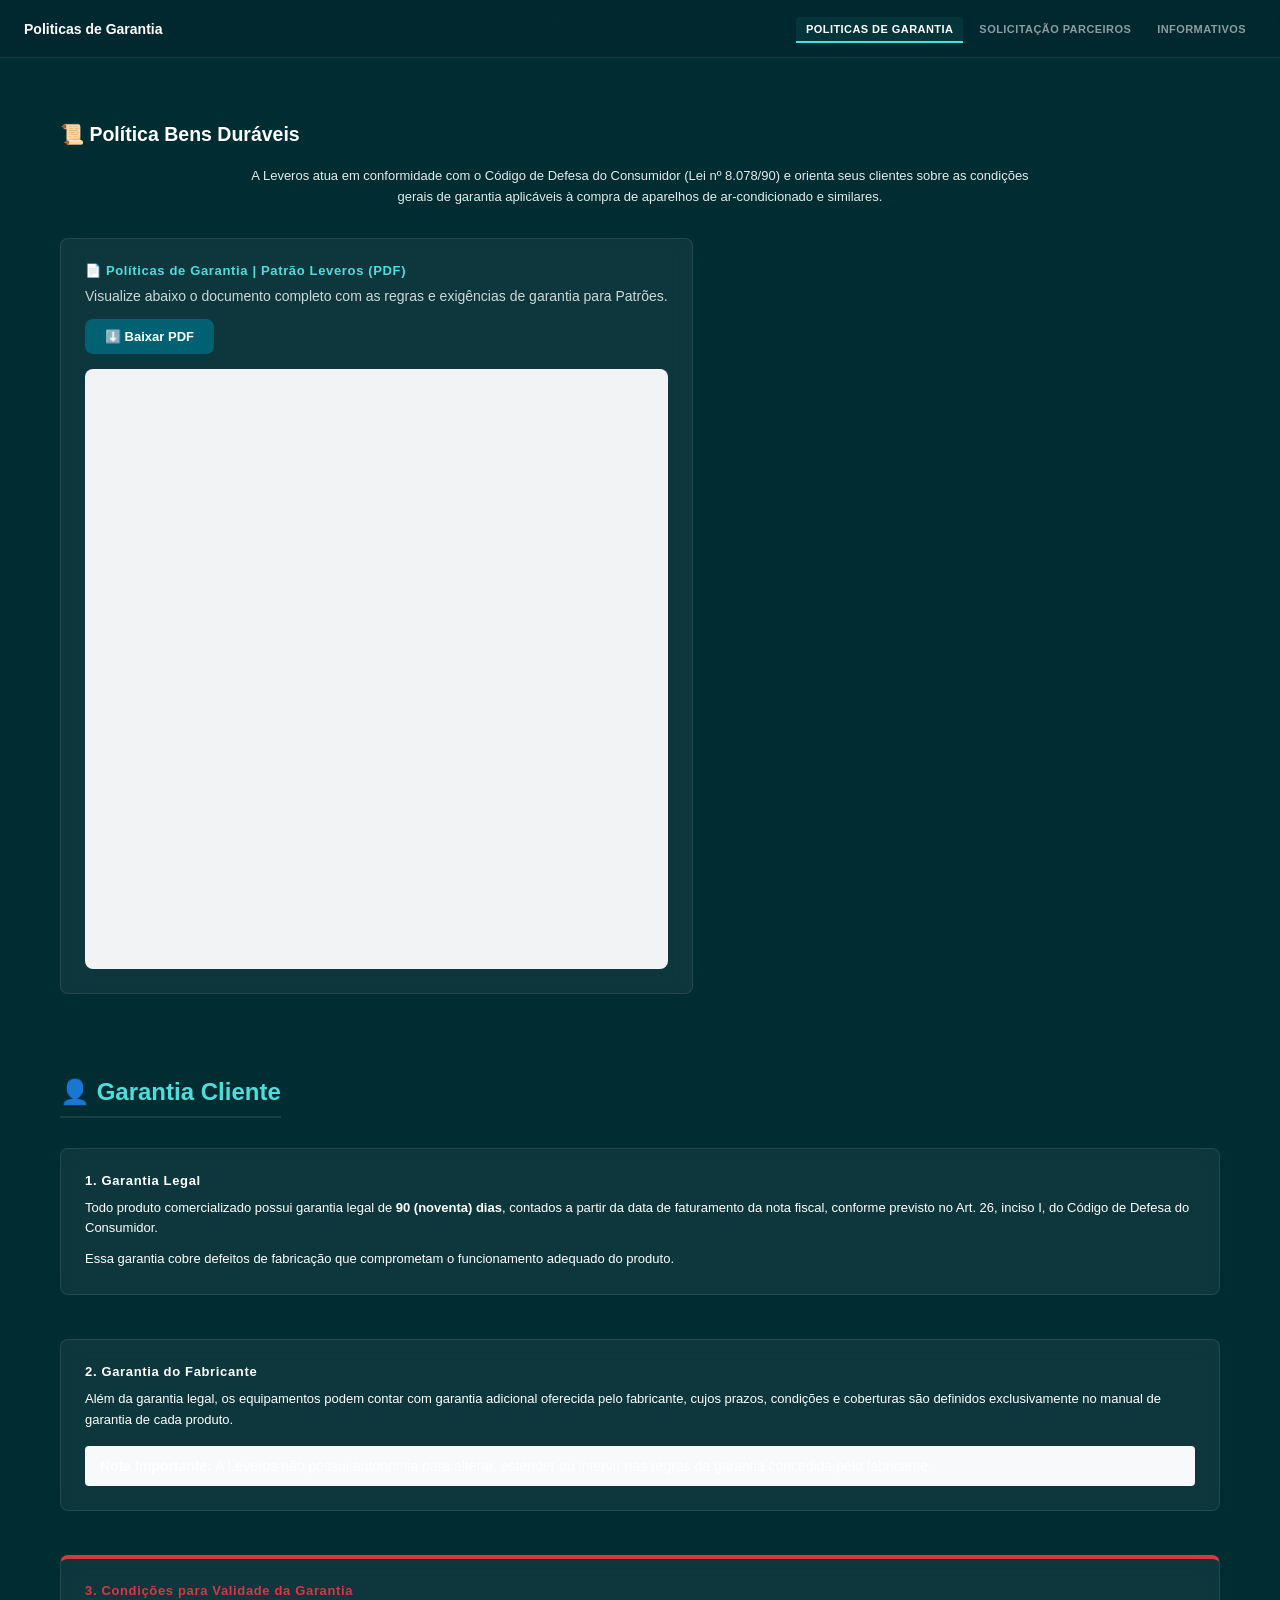
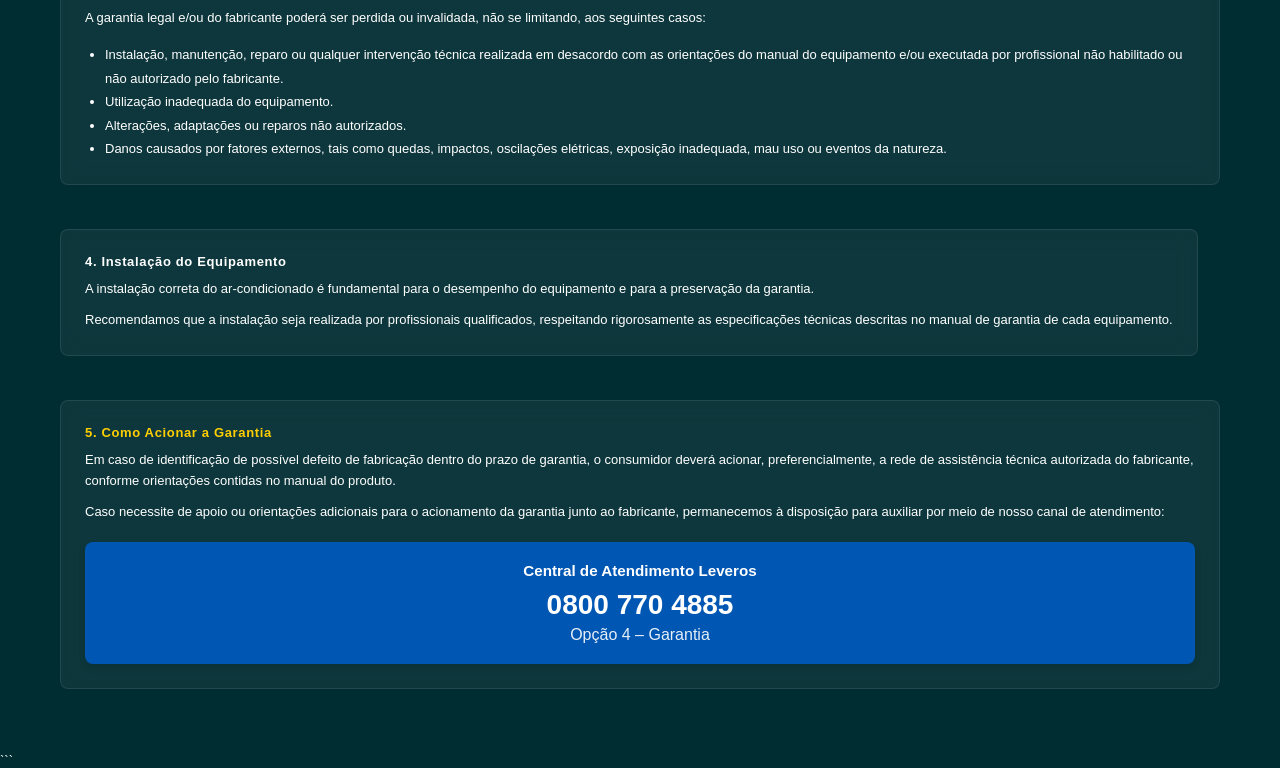
<file: politicas.html>
<!DOCTYPE html>
<html lang="pt-BR">
<head>
    <meta charset="UTF-8">
    <meta name="viewport" content="width=device-width, initial-scale=1.0">
    <link rel="icon" type="image" href="LogoLeveros.png">
    <title>Política de Garantia - Leveros</title>
    <meta name="view-transition" content="same-origin">    
    <link rel="stylesheet" href="style.css">
</head>

<body>
    <header class="top-header">
         <div class="header-inner">
                <h1> Politicas de Garantia</h1>
            <nav>
                <ul>
                    <li><a href="politicas.html" class="active">Politicas de Garantia</a></li>
                    <li><a href="index.html">Solicitação Parceiros</a></li>
                    <li><a href="informativos.html">Informativos</a></li>
                </ul>
            </nav>
            <div class="hamburger" id="hamburger"><span></span><span></span><span></span></div>
        </div>
    </header>

    <div class="ticker-wrapper">
        <div class="ticker-content">
            <span class="ticker-item">⚖️ Garantia Legal: 90 dias a partir da Nota Fiscal (CDC Art. 26).</span>
            <span class="ticker-item">📖 Regras de cobertura estendida são ditadas pelo Manual do Fabricante.</span>
            <span class="ticker-item">⚠️ Instalação inadequada ou fora do padrão gera perda de garantia.</span>
            <span class="ticker-item">📞 Dúvidas? Direcione para a Central: 0800 770 4885 (Opção 4).</span>
        </div>
    </div>

    <div class="container">
        <h2>📜 Política <span>Bens Duráveis</span></h2>
        <p style="text-align: center; color: var(--text-color); margin-bottom: 30px; opacity: 0.9; max-width: 800px; margin-left: auto; margin-right: auto; line-height: 1.6;">
            A Leveros atua em conformidade com o Código de Defesa do Consumidor (Lei nº 8.078/90) e orienta seus clientes sobre as condições gerais de garantia aplicáveis à compra de aparelhos de ar-condicionado e similares.
        </p>
        
        <div class="layout-wrapper" style="display: flex; flex-direction: column; gap: 20px;">
            
            <div class="card-panel">
                <span class="section-title" style="color: var(--azul);">📄 Políticas de Garantia | Patrão Leveros (PDF)</span>
                <p style="margin-top: 10px; margin-bottom: 15px; font-size: 14px; opacity: 0.8;">
                    Visualize abaixo o documento completo com as regras e exigências de garantia para Patrões.
                </p>
                
                <a href="politicas_garantia.pdf" download="Politicas_Garantia_Patrao.pdf" style="display: inline-block; margin-bottom: 15px; padding: 10px 20px; background-color: #006172; color: white; text-decoration: none; border-radius: 8px; font-weight: bold; transition: background-color 0.3s;">
                    ⬇️ Baixar PDF
                </a>

                <div style="width: 100%; height: 600px; border-radius: 8px; overflow: hidden; border: 1px solid var(--glass-border); background-color: #f1f3f5;">
                    <iframe src="politicas_garantia.pdf" width="100%" height="100%" style="border: none;">
                        <p>Seu navegador não suporta a visualização de PDFs nativamente. <a href="politicas_garantia.pdf" target="_blank">Clique aqui para baixar o arquivo oficial.</a></p>
                    </iframe>
                </div>
            </div>

            <h1 style="margin-top: 40px; margin-bottom: 10px; font-size: 24px; color: var(--azul); border-bottom: 2px solid var(--glass-border); padding-bottom: 10px;">
                👤 Garantia Cliente
</h1>

            <div class="card-panel">
                <span class="section-title">1. Garantia Legal</span>
                <p style="margin-top: 10px; line-height: 1.6;">
                    Todo produto comercializado possui garantia legal de <strong>90 (noventa) dias</strong>, contados a partir da data de faturamento da nota fiscal, conforme previsto no Art. 26, inciso I, do Código de Defesa do Consumidor.
                </p>
                <p style="margin-top: 10px; line-height: 1.6;">
                    Essa garantia cobre defeitos de fabricação que comprometam o funcionamento adequado do produto.
                </p>
            </div>

            <div class="card-panel">
                <span class="section-title">2. Garantia do Fabricante</span>
                <p style="margin-top: 10px; line-height: 1.6;">
                    Além da garantia legal, os equipamentos podem contar com garantia adicional oferecida pelo fabricante, cujos prazos, condições e coberturas são definidos exclusivamente no manual de garantia de cada produto.
                </p>
                <div style="margin-top: 15px; padding: 12px 15px; background-color: #f8f9fa; border-left: 4px solid var(--text-color); border-radius: 4px; font-size: 14px;">
                    <strong>Nota Importante:</strong> A Leveros não possui autonomia para alterar, estender ou intervir nas regras da garantia concedida pelo fabricante.
                </div>
            </div>

            <div class="card-panel" style="border-top: 4px solid #dc3545;">
                <span class="section-title" style="color: #dc3545;">3. Condições para Validade da Garantia</span>
                <p style="margin-top: 10px; line-height: 1.6;">
                    A garantia legal e/ou do fabricante poderá ser perdida ou invalidada, não se limitando, aos seguintes casos:
                </p>
                <ul style="margin-top: 15px; padding-left: 20px; line-height: 1.8;">
                    <li>Instalação, manutenção, reparo ou qualquer intervenção técnica realizada em desacordo com as orientações do manual do equipamento e/ou executada por profissional não habilitado ou não autorizado pelo fabricante.</li>
                    <li>Utilização inadequada do equipamento.</li>
                    <li>Alterações, adaptações ou reparos não autorizados.</li>
                    <li>Danos causados por fatores externos, tais como quedas, impactos, oscilações elétricas, exposição inadequada, mau uso ou eventos da natureza.</li>
                </ul>
            </div>

            <div class="card-panel">
                <span class="section-title">4. Instalação do Equipamento</span>
                <p style="margin-top: 10px; line-height: 1.6;">
                    A instalação correta do ar-condicionado é fundamental para o desempenho do equipamento e para a preservação da garantia.
                </p>
                <p style="margin-top: 10px; line-height: 1.6;">
                    Recomendamos que a instalação seja realizada por profissionais qualificados, respeitando rigorosamente as especificações técnicas descritas no manual de garantia de cada equipamento.
                </p>
            </div>

            <div class="card-panel">
                <span class="section-title" style="color: var(--amarelo);">5. Como Acionar a Garantia</span>
                <p style="margin-top: 10px; line-height: 1.6;">
                    Em caso de identificação de possível defeito de fabricação dentro do prazo de garantia, o consumidor deverá acionar, preferencialmente, a rede de assistência técnica autorizada do fabricante, conforme orientações contidas no manual do produto.
                </p>
                <p style="margin-top: 10px; margin-bottom: 20px; line-height: 1.6;">
                    Caso necessite de apoio ou orientações adicionais para o acionamento da garantia junto ao fabricante, permanecemos à disposição para auxiliar por meio de nosso canal de atendimento:
                </p>
                
                <div style="background: #0056b3; color: white; padding: 20px; border-radius: 8px; text-align: center; box-shadow: 0 4px 6px rgba(0,0,0,0.1);">
                    <h3 style="margin-bottom: 10px; font-weight: 600; color: white;">Central de Atendimento Leveros</h3>
                    <div style="font-size: 28px; font-weight: bold; margin-bottom: 5px;">0800 770 4885</div>
                    <div style="font-size: 16px; opacity: 0.9;">Opção 4 – Garantia</div>
                </div>
            </div>

        </div>
    </div>

    <script>
        // ── Cole este bloco no <script> de cada página que usar o hambúrguer ──
        (function () {
            const hamburger = document.getElementById('hamburger');
            if (!hamburger) return;

            // Cria o menu mobile dinamicamente a partir dos itens do nav desktop
            const navLinks = document.querySelectorAll('nav ul li a');
            const mobileMenu = document.createElement('div');
            mobileMenu.className = 'mobile-menu';
            mobileMenu.id = 'mobileMenu';

            mobileMenu.style.position = 'fixed';
            mobileMenu.style.top = '60px'; // ajuste para a altura real do seu header
            mobileMenu.style.left = '0';
            mobileMenu.style.width = '100%';
            mobileMenu.style.zIndex = '999'; // menor que o header

            navLinks.forEach(link => {
                const a = document.createElement('a');
                a.href = link.href;
                a.textContent = link.textContent;
                if (link.classList.contains('active')) a.classList.add('active');
                a.addEventListener('click', () => mobileMenu.classList.remove('open'));
                mobileMenu.appendChild(a);
            });

            document.body.appendChild(mobileMenu);

            hamburger.addEventListener('click', () => {
                mobileMenu.classList.toggle('open');
            });

            // Fecha ao clicar fora
            document.addEventListener('click', (e) => {
                if (!hamburger.contains(e.target) && !mobileMenu.contains(e.target)) {
                    mobileMenu.classList.remove('open');
                }
            });
        })();
    </script>
</body>
</html>

```
</file>
<file: style.css>
/* ====================================================================
   1. VARIÁVEIS GLOBAIS E RESET
   ==================================================================== */
:root {
  --verde1: #002D32;
  --verde2: #005A64;
  --azul:   #4CDDDD;
  --verde3: #6FFFAF;
  --amarelo:#FFCE00;
  --glass:  rgba(255,255,255,0.05);
  --glass-border: rgba(255,255,255,0.09);
  --font: Verdana, Geneva, Tahoma, sans-serif;
  
  --erro-cor: #FF6B6B;
  --erro-bg: rgba(255,107,107,0.1);
  --erro-border: rgba(255,107,107,0.2);
  
  --sucesso-cor: var(--verde3);
  --sucesso-bg: rgba(111,255,175,0.08);
  --sucesso-border: rgba(111,255,175,0.25);

  /* Altura do header — usada em múltiplos lugares */
  --header-h: 58px;
  /* Ticker não é mais fixo, então container só compensa a navbar */
}

*, *::before, *::after { box-sizing: border-box; margin: 0; padding: 0; }

body {
  font-family: var(--font);
  background: var(--verde1);
  color: white;
  min-height: 100vh;
  overflow-x: hidden;
  font-size: 13px;
  display: flex;
  flex-direction: column;
}

.bg-layer {
  position: fixed; inset: 0; z-index: 0;
  background:
    radial-gradient(ellipse 70% 50% at 15% 10%, rgba(76,221,221,0.09) 0%, transparent 60%),
    radial-gradient(ellipse 55% 45% at 85% 85%, rgba(111,255,175,0.06) 0%, transparent 55%),
    linear-gradient(160deg, #002D32 0%, #004A52 50%, #002D32 100%);
}

.container { 
  width: 100%; 
  max-width: 1200px; 
  margin: 0 auto; 
  padding: calc(var(--header-h) + 24px) 20px 40px; 
  position: relative; 
  z-index: 5; 
  flex: 1;
}

.section-label { font-size: 10px; font-weight: 700; letter-spacing: 0.14em; text-transform: uppercase; color: var(--azul); opacity: 0.8; margin-bottom: 14px; }

.page-header { margin-bottom: 40px; animation: fadeUp 0.5s ease both; }
.page-label { font-size: 10px; color: var(--azul); letter-spacing: 0.12em; text-transform: uppercase; margin-bottom: 8px; opacity: 0.8; }
.page-header h1 { font-family: var(--font); font-size: clamp(24px, 4vw, 32px); font-weight: 700; }
.page-header h1 span { color: var(--azul); }
.page-header p { font-size: 12px; opacity: 0.45; margin-top: 8px; line-height: 1.6; }


/* ====================================================================
   3. NAVEGAÇÃO E HEADER
   ==================================================================== */
header.top-header {
    position: fixed;
    top: 0;
    width: 100%;
    z-index: 1000; /* maior que o menu mobile */
}

/* Barra principal do header */
.header-inner { 
  width: 100%; 
  background: rgba(0,40,46,0.98); 
  backdrop-filter: blur(18px); 
  border-bottom: 1px solid var(--glass-border); 
  padding: 0 24px;
  height: var(--header-h);
  display: flex; 
  align-items: center; 
  justify-content: space-between; 
  gap: 12px;
}

.header-inner h1 {
  font-size: clamp(11px, 2vw, 14px);
  white-space: nowrap;
  overflow: hidden;
  text-overflow: ellipsis;
  flex-shrink: 1;
  min-width: 0;
}

.logo-area { display: flex; align-items: center; gap: 10px; }
.header-logo { height: 24px; filter: brightness(0) invert(1); }

header nav { 
  flex-shrink: 0;
}

nav ul, .nav-links { 
  list-style: none; 
  display: flex; 
  align-items: center; 
  justify-content: flex-end; 
  gap: 6px;
  white-space: nowrap; 
  flex-wrap: nowrap;
}

nav a, .nav-links a { 
  color: rgba(255,255,255,0.55); 
  text-decoration: none; 
  font-family: var(--font); 
  font-size: 11px; 
  font-weight: bold; 
  text-transform: uppercase; 
  letter-spacing: 0.04em; 
  transition: color 0.3s;
  padding: 6px 10px;
  border-radius: 4px;
  white-space: nowrap;
}
nav a:hover, .nav-links a:hover { color: var(--azul); }
nav a.active { 
  color: white; 
  border-bottom: 2px solid var(--azul); 
  background: rgba(76,221,221,0.07); 
  border-radius: 4px 4px 0 0; 
}

.logout-btn { margin-left: 8px; padding: 6px 12px; border: 1px solid var(--amarelo); border-radius: 4px; background: transparent; color: var(--amarelo); font-family: var(--font); font-size: 11px; font-weight: 700; cursor: pointer; transition: all 0.2s; white-space: nowrap; }
.logout-btn:hover { background: var(--amarelo); color: var(--verde1); }

/* Hambúrguer — oculto por padrão */
.hamburger { 
  display: none; 
  flex-direction: column; 
  gap: 5px; 
  cursor: pointer; 
  padding: 6px;
  flex-shrink: 0;
  margin-left: auto;
}
.hamburger span { display: block; width: 22px; height: 2px; background: white; border-radius: 2px; transition: all 0.3s; }

/* Menu mobile deslizante */
.mobile-menu { 
  display: none; 
  position: fixed; 
  top: var(--header-h); 
  left: 0; 
  right: 0; 
  background: rgba(0,40,46,0.99); 
  backdrop-filter: blur(18px); 
  border-bottom: 1px solid var(--glass-border); 
  padding: 12px 24px 20px; 
  z-index: 998;
  flex-direction: column; 
  gap: 2px; 
}
.mobile-menu.open { display: flex; }
.mobile-menu a { 
  color: rgba(255,255,255,0.8); 
  text-decoration: none; 
  font-family: var(--font); 
  font-size: 13px; 
  padding: 13px 4px; 
  border-bottom: 1px solid var(--glass-border); 
  display: flex;
  align-items: center;
  gap: 8px;
}
.mobile-menu a.active { color: var(--azul); font-weight: bold; }
.mobile-menu a:last-child { border-bottom: none; }
.mobile-menu .logout-btn { margin-top: 10px; margin-left: 0; width: fit-content; }


/* ====================================================================
   4. TICKER — estático, rola com a página
   ==================================================================== */
.ticker-wrapper {
    height: 41px;
    background: rgba(76, 221, 221, 0.08); 
    border-bottom: 1px dashed rgba(76, 221, 221, 0.2);
    width: 100%;
    overflow: hidden;
    display: flex;
    align-items: center;
    /* Fica logo abaixo da .header-inner no HTML — rola com a página normalmente */
    position: relative;
    z-index: 1;
}

.ticker-content {
    display: inline-flex;
    white-space: nowrap;
    animation: ticker 80s linear infinite; 
    will-change: transform;
}

.ticker-item {
    color: white;
    font-size: 12px;
    font-weight: normal;
    padding: 0 60px;
    display: inline-flex;
    align-items: center;
    letter-spacing: 0.03em;
    white-space: nowrap;
}

.ticker-item strong { margin-left: 6px; margin-right: 6px; }

@keyframes ticker {
    0%   { transform: translateX(0); }
    100% { transform: translateX(-50%); } 
}
.ticker-wrapper:hover .ticker-content { animation-play-state: paused; }


/* ====================================================================
   11. FORMULÁRIO E TABELAS
   ==================================================================== */
.layout-wrapper { display: flex; gap: 25px; align-items: flex-start; flex-wrap: wrap; }
.form-column { flex: 1; min-width: 280px; max-width: 650px; }
.table-column { flex: 1; min-width: 280px; }

.card-panel { background: var(--glass); border: 1px solid var(--glass-border); border-radius: 8px; padding: 24px; margin-bottom: 24px; backdrop-filter: blur(10px); }
.form-group { margin-bottom: 18px; }
.form-group label { display: block; margin-bottom: 6px; font-size: 11px; opacity: 0.8; font-weight: bold; color: white; text-transform: uppercase; letter-spacing: 0.05em; }
select, input[type="date"] { width: 100%; padding: 10px 14px; border-radius: 5px; border: 1px solid var(--glass-border); background: rgba(255,255,255,0.06); color: white; font-family: var(--font); font-size: 12px; outline: none; transition: border-color 0.2s; color-scheme: dark; }
select option { background: #003038; color: white; }
select:focus, input[type="date"]:focus { border-color: var(--azul); }
.hidden { display: none !important; }

.garantia-section { background: rgba(0, 0, 0, 0.15); padding: 20px; border-radius: 8px; border: 1px dashed var(--glass-border); margin-bottom: 20px; margin-top: 20px; }

.glass-table { width: 100%; border-collapse: collapse; font-size: 11px; color: rgba(255, 255, 255, 0.9); }
.glass-table th, .glass-table td { padding: 12px 10px; text-align: left; border-bottom: 1px dashed var(--glass-border); }
.glass-table th { color: var(--azul); font-weight: bold; text-transform: uppercase; letter-spacing: 0.05em; background: rgba(0, 0, 0, 0.1); }
.glass-table tr:last-child td { border-bottom: none; }
.glass-table tr:hover td { background: rgba(255, 255, 255, 0.03); }

.tag-info { display: inline-block; padding: 3px 6px; border-radius: 4px; background: rgba(255, 206, 0, 0.1); color: var(--amarelo); font-size: 9px; font-weight: bold; margin-top: 4px; border: 1px solid rgba(255, 206, 0, 0.3); }
.tag-info-extenso { display: inline-block; padding: 4px 8px; border-radius: 4px; background: rgba(255, 206, 0, 0.1); color: var(--amarelo); font-size: 10px; line-height: 1.4; margin-top: 6px; border: 1px solid rgba(255, 206, 0, 0.3); }

.result-box h3 { font-size: 13px; font-weight: 700; color: var(--azul); margin-bottom: 8px; text-transform: uppercase; letter-spacing: 0.05em; }
.result-box p { font-size: 12px; line-height: 1.6; opacity: 0.85; margin-bottom: 20px; color: white; white-space: pre-line; }

.status-box { padding: 14px 18px; margin-bottom: 20px; border-radius: 8px; font-size: 12px; line-height: 1.6; }
.status-ok { background: var(--sucesso-bg); border: 1px solid var(--sucesso-border); color: var(--sucesso-cor); }
.status-nok { background: var(--erro-bg); border: 1px solid var(--erro-border); color: var(--erro-cor); }

.uappi-box { background: rgba(255,206,0,0.08); border: 1px solid rgba(255,206,0,0.25); padding: 14px 18px; margin-bottom: 20px; border-radius: 8px; font-size: 12px; line-height: 1.6; color: var(--amarelo); }
.protocolo-box { background: rgba(76,221,221,0.08); border: 1px solid rgba(76,221,221,0.25); padding: 14px 18px; margin-bottom: 20px; border-radius: 8px; font-size: 12px; line-height: 1.6; color: var(--azul); }
.info-row { display: flex; justify-content: space-between; border-bottom: 1px dashed var(--glass-border); padding-bottom: 6px; margin-bottom: 6px; }
.obs-text { font-size: 11px; margin-top: 10px; font-style: italic; opacity: 0.7; }
.alert-crm { background: rgba(255,206,0,0.1); color: white; padding: 16px; border-radius: 5px; font-size: 12px; border: 1px solid rgba(255,206,0,0.3); line-height: 1.5; margin-top: 10px; }
.regra-header { color: var(--amarelo); font-weight: 700; text-transform: uppercase; font-size: 11px; letter-spacing: 0.05em; display: block; margin-bottom: 5px; }
.crm-footer { margin-top: 12px; padding-top: 12px; border-top: 1px dashed rgba(255,206,0,0.3); font-size: 11px; opacity: 0.9; color: var(--amarelo); font-weight: bold; }
.section-title { font-size: 13px; font-weight: 700; color: white; letter-spacing: 0.05em; display: block; margin-bottom: 4px; }


/* ====================================================================
   12. FOOTER E ANIMAÇÕES
   ==================================================================== */
footer { 
  position: relative; 
  z-index: 5; 
  margin-top: 20px; 
  padding: 40px 28px; 
  background: rgba(0,0,0,0.25); 
  border-top: 1px solid var(--glass-border); 
  width: 100%; 
}
.footer-inner { max-width: 1160px; margin: auto; display: grid; grid-template-columns: repeat(auto-fit, minmax(200px, 1fr)); gap: 32px; margin-bottom: 24px; }
.footer-col h4 { font-size: 10px; font-weight: 700; letter-spacing: 0.12em; text-transform: uppercase; color: var(--azul); margin-bottom: 14px; }
.footer-col p, .footer-col a { font-size: 11px; opacity: 0.5; color: white; text-decoration: none; display: block; margin-bottom: 7px; transition: opacity 0.2s; }
.footer-col a:hover { opacity: 0.85; }
.footer-logo { height: 20px; filter: brightness(0) invert(1); opacity: 0.35; margin-bottom: 12px; }
.footer-bottom { max-width: 1160px; margin: 0 auto; padding-top: 20px; border-top: 1px solid var(--glass-border); text-align: center; font-size: 11px; opacity: 0.3; }

@keyframes fadeUp { from { opacity:0; transform:translateY(10px); } to { opacity:1; transform:none; } }
@keyframes fadeIn  { from { opacity:0; } to { opacity:1; } }
@keyframes pulseGreen { 0%, 100% { box-shadow: 0 0 0 0 rgba(111,255,175,0.4); } 50% { box-shadow: 0 0 0 5px rgba(111,255,175,0); } }


/* ====================================================================
   13. MEDIA QUERIES (TABLET / CELULAR)
   ==================================================================== */

/* Tablet — reduz padding do header */
@media (max-width: 900px) {
  .header-inner { padding: 0 16px; }
  nav a, .nav-links a { font-size: 10px; padding: 6px 7px; }
}

/* Mobile — ativa hambúrguer */
@media (max-width: 680px) {
  :root {
    --header-h: 54px;
  }

  .container {
  padding-top: calc(var(--header-h) + 41px + 24px); /* header + ticker + espaço */
  }

  nav ul, .nav-links { display: none; }
  .hamburger { display: flex; }

  .header-inner h1 {
    font-size: 12px;
    max-width: calc(100vw - 100px); /* evita colidir com hambúrguer */
  }

  .ticker-item {
    font-size: 11px;
    padding: 0 30px;
  }

  .container {
    padding-left: 14px;
    padding-right: 14px;
  }

  .card-panel { padding: 16px; }

  .welcome-row { flex-direction: column; align-items: flex-start; }
  .search-wrap { max-width: 100%; }
  .login-card { padding: 40px 24px; }
  .form-aviso-row { flex-direction: column; align-items: flex-start; }
  .form-row { grid-template-columns: 1fr; }
  .feedback-section { padding: 24px 18px; }

  .layout-wrapper { flex-direction: column; }
  .form-column, .table-column { min-width: 100%; max-width: 100%; }
}


/* ====================================================================
   14. VIEW TRANSITIONS
   ==================================================================== */
@view-transition { navigation: auto; }

@keyframes page-out { from { opacity: 1; } to { opacity: 0; } }
@keyframes page-in  { from { opacity: 0; } to { opacity: 1; } }

::view-transition-old(root) { animation: 200ms cubic-bezier(0.4, 0, 1, 1) both page-out; }
::view-transition-new(root) { animation: 300ms cubic-bezier(0, 0, 0.2, 1) both page-in; }

/* Ajustes exclusivos para telas menores (Celulares) */
    @media (max-width: 768px) {
        
        /* 1. Trava o cabeçalho para ele ficar no tamanho certinho e alinhado */
        .header-inner {
            display: flex !important;
            justify-content: space-between !important;
            align-items: center !important;
            flex-wrap: nowrap !important;
        }

        /* 2. Ajusta o tamanho da logo */
        .header-inner img {
            width: 140px !important; 
        }

        /* 3. A MÁGICA: Oculta o título longo no celular para despoluir a tela e não quebrar o menu */
        .header-inner h1 {
            display: none !important; 
        }

        /* 4. Garante que o container de baixo não fique com margem errada */
        .ticker-wrapper {
            margin-top: 15px !important;
        }
    
    
    
    
    }
      .container h2 {
    margin-bottom: 20px;
}
</file>
